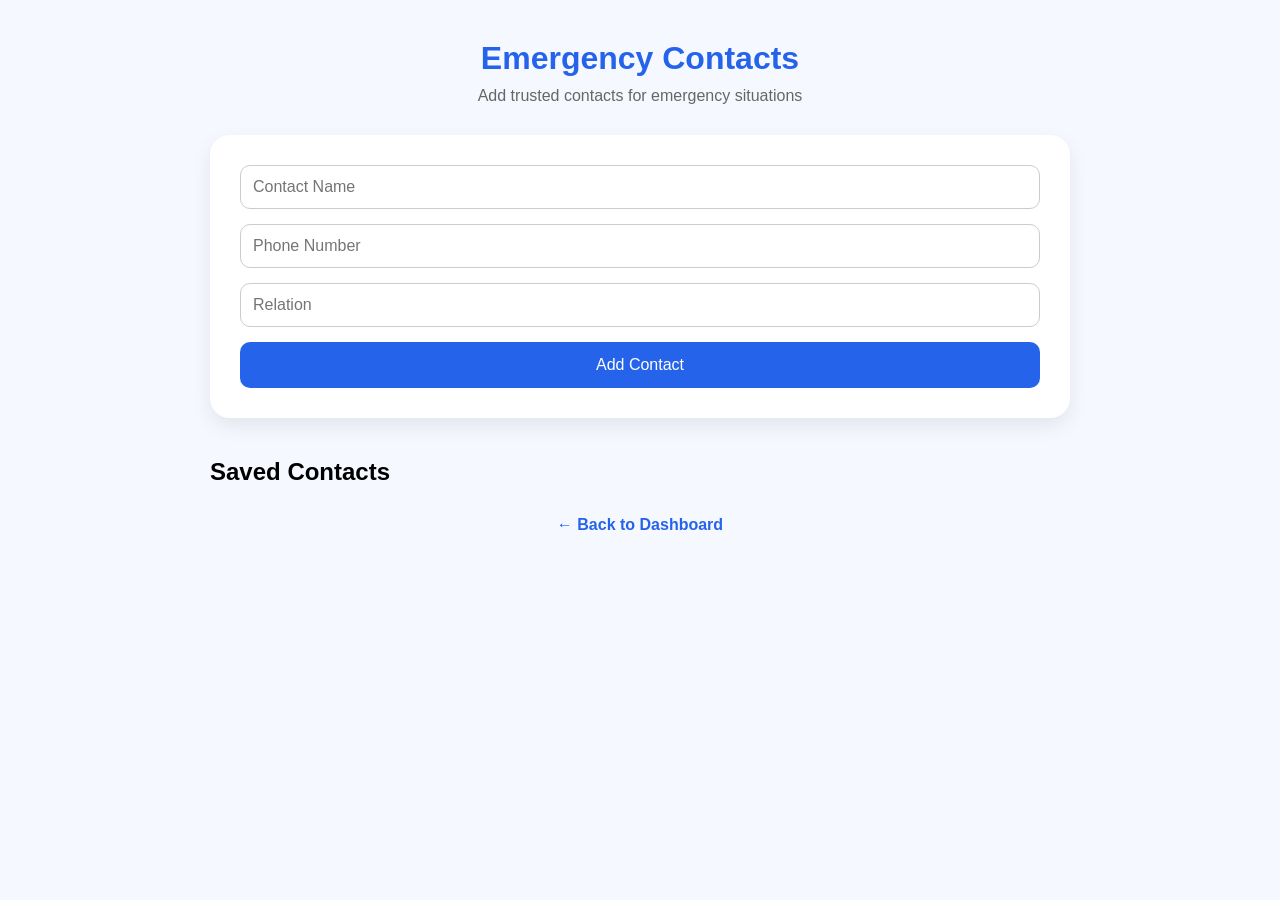
<file: contacts.html>
<!DOCTYPE html>
<html lang="en">
<head>
    <meta charset="UTF-8">
    <meta name="viewport" content="width=device-width, initial-scale=1.0">
    <title>Astra - Emergency Contacts</title>
    <link rel="stylesheet" href="./css/contacts.css">
</head>
<body>
    <script src="./js/theme.js"></script>

    <div class="container">

        <div class="header">
            <h1>Emergency Contacts</h1>
            <p>Add trusted contacts for emergency situations</p>
        </div>

        <div class="contact-form">

            <input type="text" id="name" placeholder="Contact Name">

            <input type="tel" id="phone" placeholder="Phone Number">

            <input type="text" id="relation" placeholder="Relation">

            <button onclick="addContact()">
                Add Contact
            </button>

        </div>

        <div class="contacts-list">

            <h2>Saved Contacts</h2>

            <div id="contactsContainer"></div>

        </div>

        <div class="back-btn">
            <a href="dashboard.html">← Back to Dashboard</a>
        </div>

    </div>

    <script src="./js/contacts.js"></script>

</body>
</html>
</file>
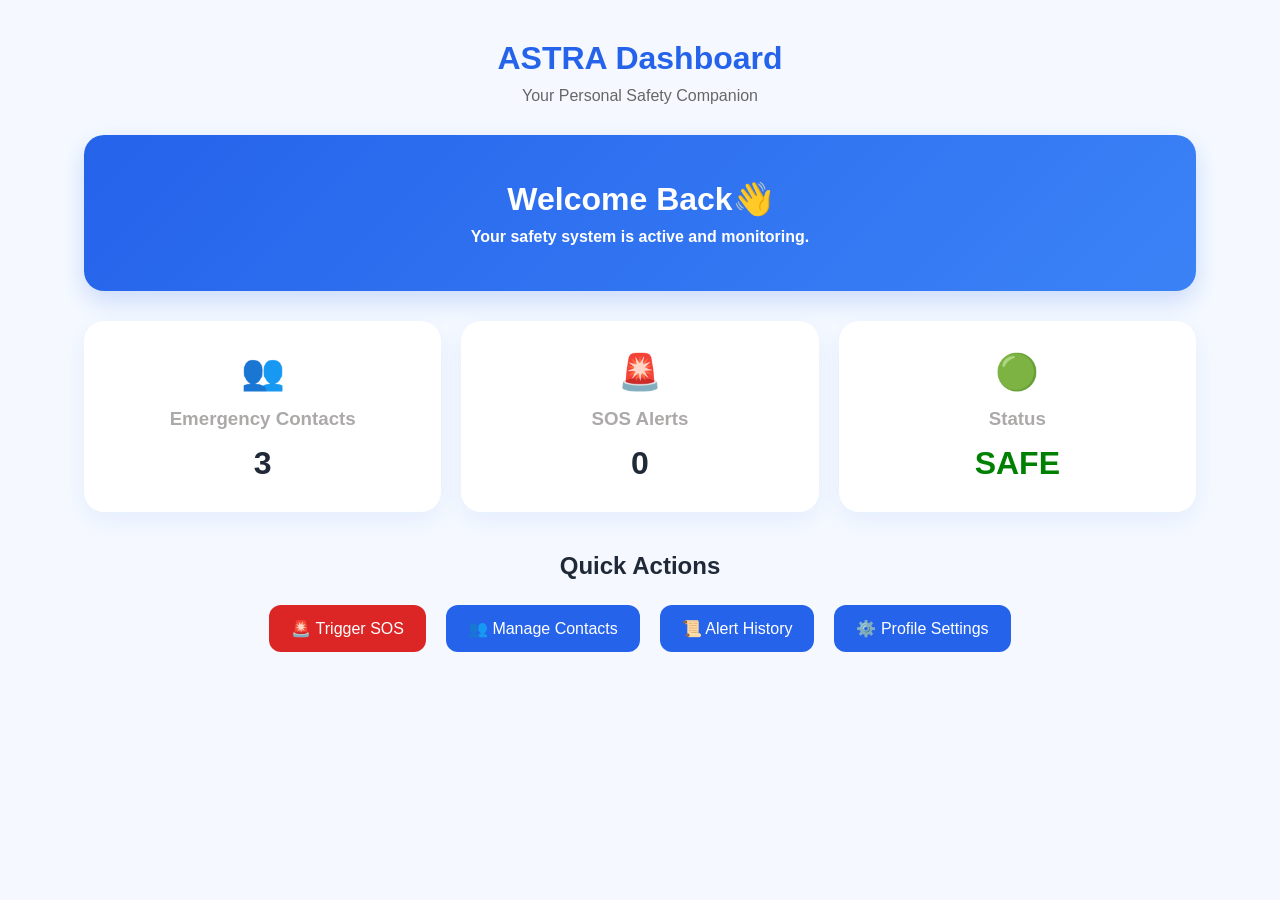
<file: dashboard.html>
<!DOCTYPE html>
<html lang="en">
<head>
    <meta charset="UTF-8">
    <meta name="viewport" content="width=device-width, initial-scale=1.0">
    <title>Astra Dashboard</title>
    <link rel="stylesheet" href="./css/dashboard.css">
</head>

<body>
    <script src="./js/theme.js"></script>

    <div class="dashboard-container">

        <header>
            <h1>ASTRA Dashboard</h1>
            <p>Your Personal Safety Companion</p>
        </header>

        <section class="hero-banner">
            <h2>Welcome Back👋</h2>
            <h4>Your safety system is active and monitoring.</h4>
        </section>

     

        <section class="stats">

            <div class="card">
                <span class="icon">👥</span>
                <h3>Emergency Contacts</h3>
                <p>3</p>
            </div>

            <div class="card">
                <span class="icon">🚨</span>
                <h3>SOS Alerts</h3>
                <p>0</p>
            </div>

            <div class="card">
                <span class="icon">🟢</span>
                <h3>Status</h3>
                <p class="safe">SAFE</p>
            </div>

        </section>

        <section class="actions">

            <h2>Quick Actions</h2>

            <div class="action-buttons">

                <a href="sos.html" class="btn danger">
                    🚨 Trigger SOS
                </a>

                <a href="contacts.html" class="btn">
                    👥 Manage Contacts
                </a>

                <a href="#" class="btn">
                    📜 Alert History
                </a>

                <a href="#" class="btn">
                    ⚙️ Profile Settings
                </a>

            </div>

        </section>

    </div>

    <script src="./js/dashboard.js"></script>

</body>
</html>
</file>
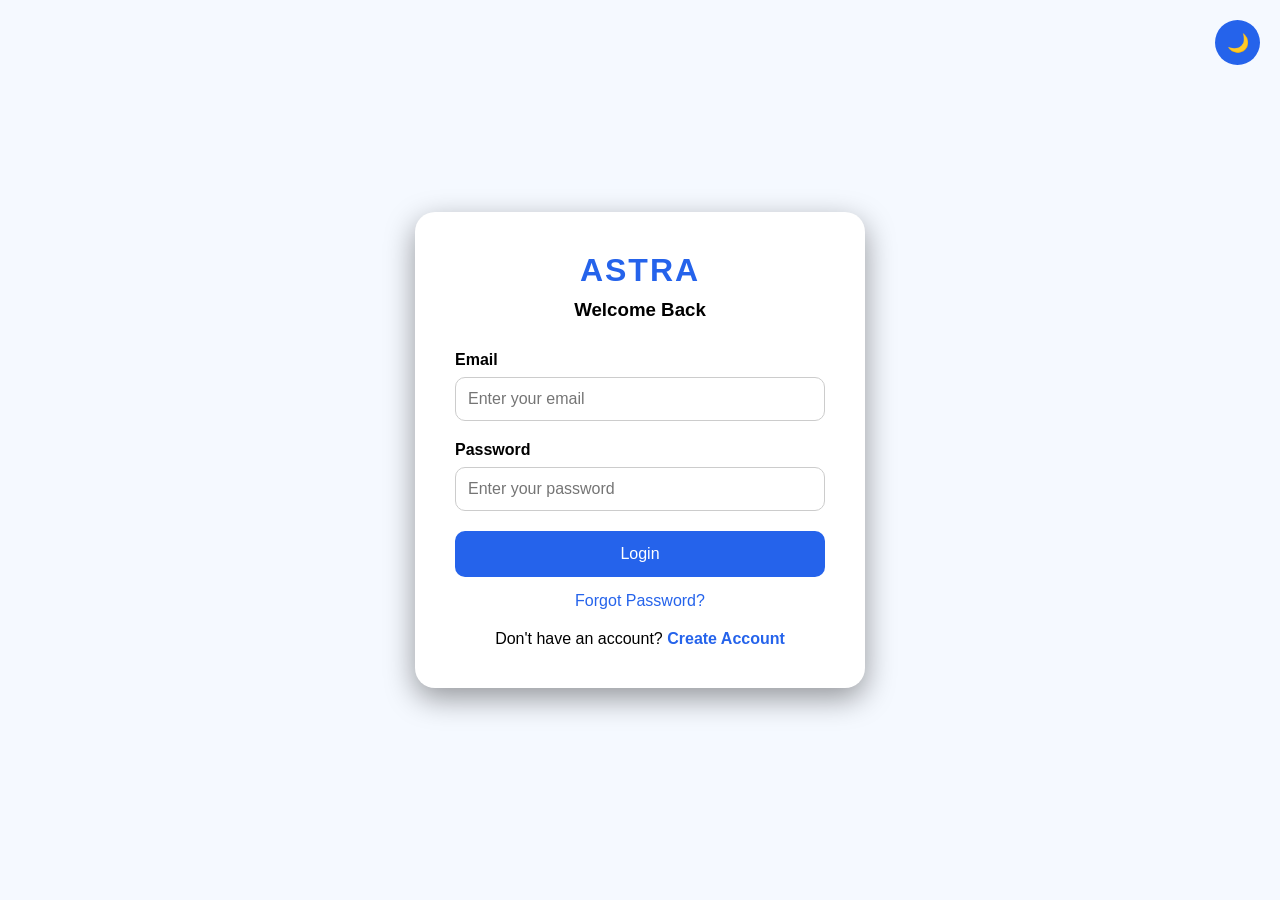
<file: login.html>
<!DOCTYPE html>
<html lang="en">
<head>
    <meta charset="UTF-8">
    <meta name="viewport" content="width=device-width, initial-scale=1.0">
    <title>Astra | Login</title>
    <link rel="stylesheet" href="./css/auth.css">
</head>
<body>
    <script src="./js/theme.js"></script>
    <button class="theme-toggle" id="themeToggle">
        🌙
    </button>
           
    <div class="container">

        <div class="login-card">

            <div class="logo">
                <h1>ASTRA</h1>
                <h3>Welcome Back</h3>
            </div>

            <form action="dashboard.html">

                <div class="input-group">
                    <label>Email</label>
                    <input type="email" placeholder="Enter your email" required>
                </div>

                <div class="input-group">
                    <label>Password</label>
                    <input type="password" placeholder="Enter your password" required>
                </div>

                <button type="submit" class="login-btn">
                    Login
                </button>

                <div class="extra-links">
                    <a href="#">Forgot Password?</a>
                </div>

                <p class="signup-text">
                    Don't have an account?
                    <a href="signup.html">Create Account</a>
                </p>

            </form>

        </div>

    </div>
    <script>
        const themeToggle = document.getElementById("themeToggle");

        if (localStorage.getItem("theme") === "dark") {
            document.body.classList.add("dark-mode");
        }

        themeToggle.addEventListener("click", () => {
            document.body.classList.toggle("dark-mode");

            if (document.body.classList.contains("dark-mode")) {
                localStorage.setItem("theme", "dark");
            } else {
                localStorage.setItem("theme", "light");
            }
        });
    </script>
</body>
</html>
</file>
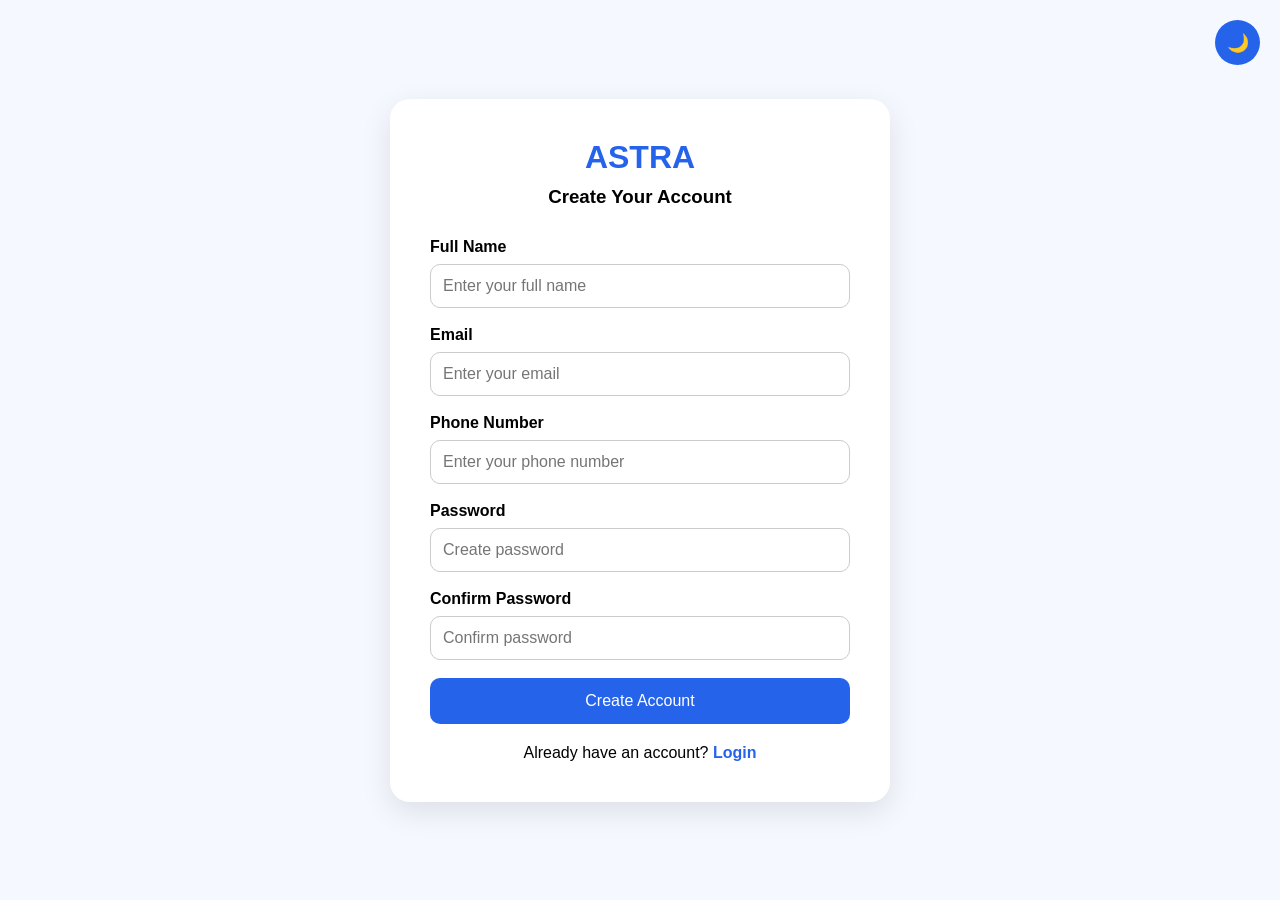
<file: signup.html>
<!DOCTYPE html>
<html lang="en">
<head>
    <meta charset="UTF-8">
    <meta name="viewport" content="width=device-width, initial-scale=1.0">
    <title>Astra | Sign Up</title>
    <link rel="stylesheet" href="./css/signup.css">
</head>
<body>
    <script src="./js/theme.js"></script>
    <button class="theme-toggle" id="themeToggle">
        🌙
    </button>

    <div class="container">

        <div class="signup-card">

            <div class="logo">
                <h1>ASTRA</h1>
                <h3>Create Your Account</h3>
            </div>

            <form>

                <div class="input-group">
                    <label>Full Name</label>
                    <input type="text" placeholder="Enter your full name" required>
                </div>

                <div class="input-group">
                    <label>Email</label>
                    <input type="email" placeholder="Enter your email" required>
                </div>

                <div class="input-group">
                    <label>Phone Number</label>
                    <input type="tel" placeholder="Enter your phone number" required>
                </div>

                <div class="input-group">
                    <label>Password</label>
                    <input type="password" placeholder="Create password" required>
                </div>

                <div class="input-group">
                    <label>Confirm Password</label>
                    <input type="password" placeholder="Confirm password" required>
                </div>

                <button type="submit" class="signup-btn">
                    Create Account
                </button>

                <p class="login-text">
                    Already have an account?
                    <a href="login.html">Login</a>
                </p>

            </form>

        </div>

    </div>
    <script>
        const themeToggle = document.getElementById("themeToggle");

        if (localStorage.getItem("theme") === "dark") {
            document.body.classList.add("dark-mode");
        }

        themeToggle.addEventListener("click", () => {
            document.body.classList.toggle("dark-mode");

            if (document.body.classList.contains("dark-mode")) {
                localStorage.setItem("theme", "dark");
            } else {
                localStorage.setItem("theme", "light");
            }
        });
    </script>
</body>
</html>
</file>
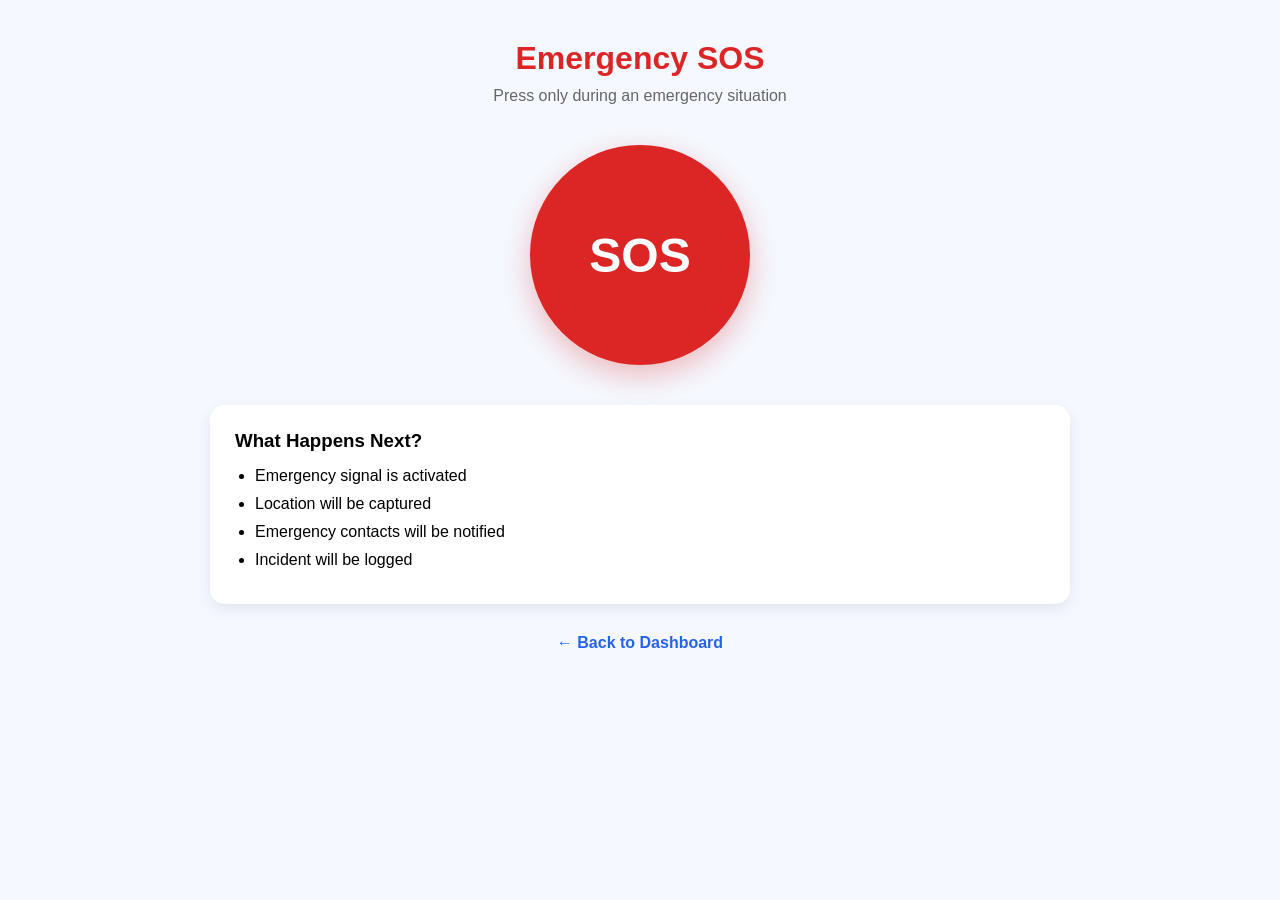
<file: sos.html>
<!DOCTYPE html>
<html lang="en">
<head>
    <meta charset="UTF-8">
    <meta name="viewport" content="width=device-width, initial-scale=1.0">
    <title>Astra SOS</title>
    <link rel="stylesheet" href="./css/sos.css">
</head>
<body>

    <div class="container">

        <div class="header">
            <h1>Emergency SOS</h1>
            <p>Press only during an emergency situation</p>
        </div>

        <div class="sos-section">

            <button id="sosButton" onclick="triggerSOS()">
                SOS
            </button>

            <div id="statusCard" class="status-card hidden">
                <h2>🚨 SOS Activated</h2>
                <p>Emergency alert has been triggered.</p>
            </div>

        </div>

        <div class="info-card">
            <h3>What Happens Next?</h3>

            <ul>
                <li>Emergency signal is activated</li>
                <li>Location will be captured</li>
                <li>Emergency contacts will be notified</li>
                <li>Incident will be logged</li>
            </ul>
        </div>

        <div class="back-btn">
            <a href="dashboard.html">← Back to Dashboard</a>
        </div>

    </div>

    <script src="./js/sos.js"></script>

</body>
</html>
</file>
<file: css/contacts.css>
*{
    margin:0;
    padding:0;
    box-sizing:border-box;
    font-family:Arial,sans-serif;
}

body{
    background:#f5f9ff;
    min-height:100vh;
}

.container{
    width:90%;
    max-width:900px;
    margin:auto;
    padding:40px 20px;
}

.header{
    text-align:center;
    margin-bottom:30px;
}

.header h1{
    color:#2563eb;
    margin-bottom:10px;
}

.header p{
    color:#666;
}

.contact-form{
    background:white;
    padding:30px;
    border-radius:20px;
    box-shadow:0 8px 20px rgba(0,0,0,0.08);

    display:flex;
    flex-direction:column;
    gap:15px;
}

.contact-form input{
    padding:12px;
    border:1px solid #ccc;
    border-radius:10px;
    font-size:16px;
}

.contact-form input:focus{
    outline:none;
    border-color:#2563eb;
}

.contact-form button{
    padding:14px;
    border:none;
    border-radius:10px;
    background:#2563eb;
    color:white;
    cursor:pointer;
    font-size:16px;
}

.contacts-list{
    margin-top:40px;
}

.contacts-list h2{
    margin-bottom:20px;
}

.contact-card{
    background:white;
    padding:20px;
    margin-bottom:15px;
    border-radius:15px;
    box-shadow:0 5px 15px rgba(0,0,0,0.05);
}

.contact-card h3{
    margin-bottom:10px;
}

.contact-card p{
    margin:5px 0;
}

.delete-btn{
    margin-top:10px;
    background:#dc2626;
    color:white;
    border:none;
    padding:10px 15px;
    border-radius:8px;
    cursor:pointer;
}

.back-btn{
    margin-top:30px;
    text-align:center;
}

.back-btn a{
    text-decoration:none;
    color:#2563eb;
    font-weight:bold;
}
:root{
    --bg-color:#f5f9ff;
    --card-color:#ffffff;
    --text-color:#1f2937;
    --secondary-text:#666;
}

[data-theme="dark"]{
    --bg-color:#0f172a;
    --card-color:#1e293b;
    --text-color:#f8fafc;
    --secondary-text:#cbd5e1;
}
</file>
<file: css/dashboard.css>
*{
    margin:0;
    padding:0;
    box-sizing:border-box;
    font-family:Arial,sans-serif;
}

body{
    background:var(--bg-color);
    color:var(--text-color);
    min-height:100vh;
}

.dashboard-container{
    width:90%;
    max-width:1200px;
    margin:auto;
    padding:40px 20px;
}

header{
    text-align:center;
    margin-bottom:30px;
}

header h1{
    color:#2563eb;
    margin-bottom:10px;
}

header p{
    color:var(--secondary-text);
}

.hero-banner{
    background:linear-gradient(135deg,#2563eb,#3b82f6);
    color:white;
    padding:45px;
    border-radius:20px;
    margin-bottom:30px;
    text-align:center;
    box-shadow:0 10px 25px rgba(37,99,235,0.2);
}

.hero-banner h2{
    font-size:2rem;
    margin-bottom:10px;
}

.hero-banner p{
    opacity:0.9;
}
.stats{
    display:grid;
    grid-template-columns:repeat(auto-fit,minmax(250px,1fr));
    gap:20px;
    margin-bottom:40px;
}

.card{
    background:var(--card-color);
    padding:30px;
    border-radius:20px;
    text-align:center;
    box-shadow:0 8px 25px rgba(37,99,235,0.08);
    transition:all 0.3s ease;
}

.card:hover{
    transform:translateY(-8px);
}

.icon{
    font-size:2.2rem;
}


.card h3{
    margin:15px 0;
    color:#aca9a9;
}

.card p{
    font-size:2rem;
    font-weight:bold;
}

.safe{
    color:green;
}

.actions{
    text-align:center;
    margin-bottom:40px;
}

.actions h2{
    margin-bottom:25px;
}

.action-buttons{
    display:flex;
    flex-wrap:wrap;
    justify-content:center;
    gap:20px;
}

.btn{
    text-decoration:none;
    background:#2563eb;
    color:white;
    padding:14px 22px;
    border-radius:12px;
    transition:0.3s;
}

.btn:hover{
    transform:translateY(-3px);
}

.danger{
    background:#dc2626;
}

.activity{
    margin-bottom:40px;
}

.activity h2{
    margin-bottom:20px;
}

.activity-card{
    background:white;
    padding:18px;
    margin-bottom:12px;
    border-radius:12px;
    box-shadow:0 5px 15px rgba(0,0,0,0.05);
}
:root{
    --bg-color:#f5f9ff;
    --card-color:#ffffff;
    --text-color:#1f2937;
    --secondary-text:#666;
}

[data-theme="dark"]{
    --bg-color:#0f172a;
    --card-color:#1e293b;
    --text-color:#f8fafc;
    --secondary-text:#cbd5e1;
}
</file>
<file: css/auth.css>
*{
    margin:0;
    padding:0;
    box-sizing:border-box;
    font-family:Arial, sans-serif;
}

body{
    min-height:100vh;
    display:flex;
    justify-content:center;
    align-items:center;
    background:#f5f9ff;
}

.container{
    width:100%;
    display:flex;
    justify-content:center;
    align-items:center;
    padding:20px;
}

.login-card{
    width:100%;
    max-width:450px;
    background:white;
    padding:40px;
    border-radius:20px;
    box-shadow:0 10px 30px rgba(0,0,0,0.4);
}

.logo{
    text-align:center;
    margin-bottom:30px;
}

.logo h1{
    color:#2563eb;
    margin-bottom:10px;
    letter-spacing:2px;
}

.logo p{
    color:#666;
}

.input-group{
    display:flex;
    flex-direction:column;
    margin-bottom:20px;
}

.input-group label{
    margin-bottom:8px;
    font-weight:600;
}

.input-group input{
    padding:12px;
    border:1px solid #ccc;
    border-radius:10px;
    font-size:16px;
}

.input-group input:focus{
    border-color:#2563eb;
    box-shadow:0 0 10px rgba(37,99,235,.15);
}

.login-btn{
    width:100%;
    padding:14px;
    border:none;
    border-radius:10px;
    background:#2563eb;
    color:white;
    font-size:16px;
    cursor:pointer;
    transition:0.3s;
}

.login-btn:hover{
    transform:translateY(-2px);
    box-shadow:0 8px 20px rgba(37,99,235,.25);
}
.extra-links{
    margin-top:15px;
    text-align:center;
}

.extra-links a{
    text-decoration:none;
    color:#2563eb;
}

.signup-text{
    text-align:center;
    margin-top:20px;
}

.signup-text a{
    color:#2563eb;
    text-decoration:none;
    font-weight:bold;
}
.theme-toggle{
    position:fixed;
    top:20px;
    right:20px;
    width:45px;
    height:45px;
    border:none;
    border-radius:50%;
    cursor:pointer;
    font-size:18px;
    background:#2563eb;
    color:white;
}

.dark-mode{
    background:#111827;
    color:white;
}

.dark-mode .login-card,
.dark-mode .signup-card{
    background:#1f2937;
    color:white;
}

.dark-mode input{
    background:#374151;
    color:white;
    border:1px solid #555;
}
</file>
<file: css/signup.css>
*{
    margin:0;
    padding:0;
    box-sizing:border-box;
    font-family:Arial, sans-serif;
}

body{
    min-height:100vh;
    display:flex;
    justify-content:center;
    align-items:center;
    background:#f5f9ff;
}

.container{
    width:100%;
    padding:20px;
    display:flex;
    justify-content:center;
    align-items:center;
}

.signup-card{
    width:100%;
    max-width:500px;
    background:white;
    padding:40px;
    border-radius:20px;
    box-shadow:0 10px 30px rgba(0,0,0,0.1);
}

.logo{
    text-align:center;
    margin-bottom:30px;
}

.logo h1{
    color:#2563eb;
    margin-bottom:10px;
}

.logo p{
    color:#666;
}

.input-group{
    display:flex;
    flex-direction:column;
    margin-bottom:18px;
}

.input-group label{
    margin-bottom:8px;
    font-weight:600;
}

.input-group input{
    padding:12px;
    border:1px solid #ccc;
    border-radius:10px;
    font-size:16px;
}

.input-group input:focus{
    outline:none;
    border-color:#2563eb;
}

.signup-btn{
    width:100%;
    padding:14px;
    border:none;
    border-radius:10px;
    background:#2563eb;
    color:white;
    font-size:16px;
    cursor:pointer;
    transition:0.3s;
}

.signup-btn:hover{
    transform:translateY(-2px);
}

.login-text{
    text-align:center;
    margin-top:20px;
}

.login-text a{
    color:#2563eb;
    text-decoration:none;
    font-weight:bold;
}
.theme-toggle{
    position:fixed;
    top:20px;
    right:20px;
    width:45px;
    height:45px;
    border:none;
    border-radius:50%;
    cursor:pointer;
    font-size:18px;
    background:#2563eb;
    color:white;
}

.dark-mode{
    background:#111827;
    color:white;
}

.dark-mode .login-card,
.dark-mode .signup-card{
    background:#1f2937;
    color:white;
}

.dark-mode input{
    background:#374151;
    color:white;
    border:1px solid #555;
}
</file>
<file: css/sos.css>
*{
    margin:0;
    padding:0;
    box-sizing:border-box;
    font-family:Arial,sans-serif;
}

body{
    background:#f5f9ff;
    min-height:100vh;
}

.container{
    width:90%;
    max-width:900px;
    margin:auto;
    padding:40px 20px;
}

.header{
    text-align:center;
    margin-bottom:40px;
}

.header h1{
    color:#dc2626;
    margin-bottom:10px;
}

.header p{
    color:#666;
}

.sos-section{
    text-align:center;
    margin-bottom:40px;
}

#sosButton{
    width:220px;
    height:220px;
    border:none;
    border-radius:50%;
    background:#dc2626;
    color:white;
    font-size:3rem;
    font-weight:bold;
    cursor:pointer;
    transition:0.3s;
    box-shadow:0 10px 30px rgba(220,38,38,0.3);
}

#sosButton:hover{
    transform:scale(1.05);
}

.status-card{
    margin-top:30px;
    background:white;
    padding:25px;
    border-radius:15px;
    box-shadow:0 5px 15px rgba(0,0,0,0.08);
}

.hidden{
    display:none;
}

.info-card{
    background:white;
    padding:25px;
    border-radius:15px;
    box-shadow:0 5px 15px rgba(0,0,0,0.08);
}

.info-card h3{
    margin-bottom:15px;
}

.info-card ul{
    padding-left:20px;
}

.info-card li{
    margin-bottom:10px;
}

.back-btn{
    margin-top:30px;
    text-align:center;
}

.back-btn a{
    text-decoration:none;
    color:#2563eb;
    font-weight:bold;
}
</file>
